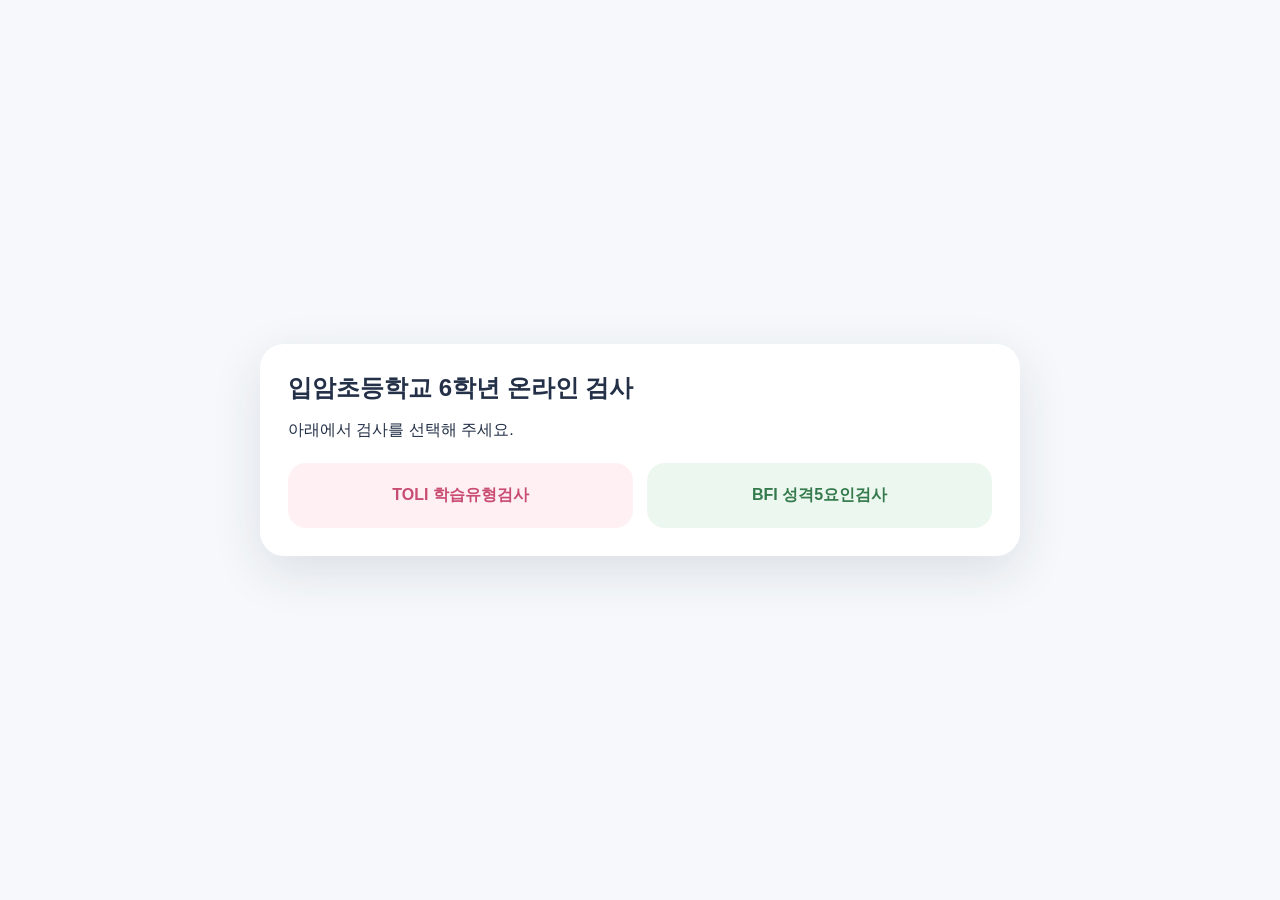
<file: index.html>
<!doctype html><html lang="ko"><head><meta charset="utf-8"><meta name="viewport" content="width=device-width,initial-scale=1"><title>입암초등학교 6학년 온라인 검사</title><link rel="stylesheet" href="./styles.css"></head><body><main class="home"><section class="home-card"><h1>입암초등학교 6학년 온라인 검사</h1><p>아래에서 검사를 선택해 주세요.</p><div class="home-links"><a class="toli-link" href="./toli/">TOLI 학습유형검사</a><a class="bfi-link" href="./bfi/">BFI 성격5요인검사</a></div></section></main></body></html>
</file>
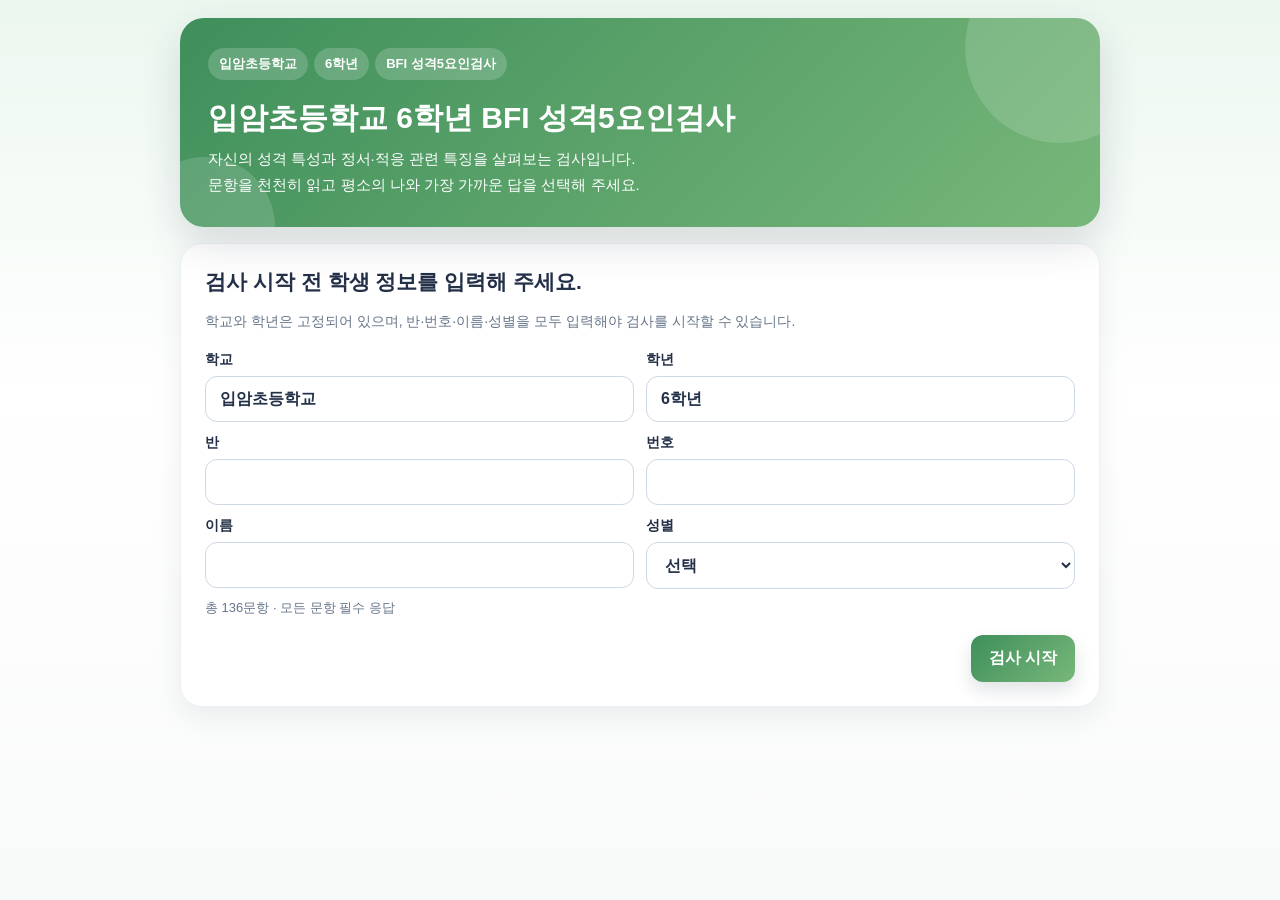
<file: bfi/index.html>
<!doctype html><html lang="ko"><head><meta charset="utf-8"><meta name="viewport" content="width=device-width,initial-scale=1"><meta name="theme-color" content="#3F8F5B"><title>입암초등학교 6학년 BFI 성격5요인검사</title><link rel="stylesheet" href="../styles.css"></head><body data-test="BFI"><main id="app"></main><script src="../assessment.js"></script></body></html>
</file>
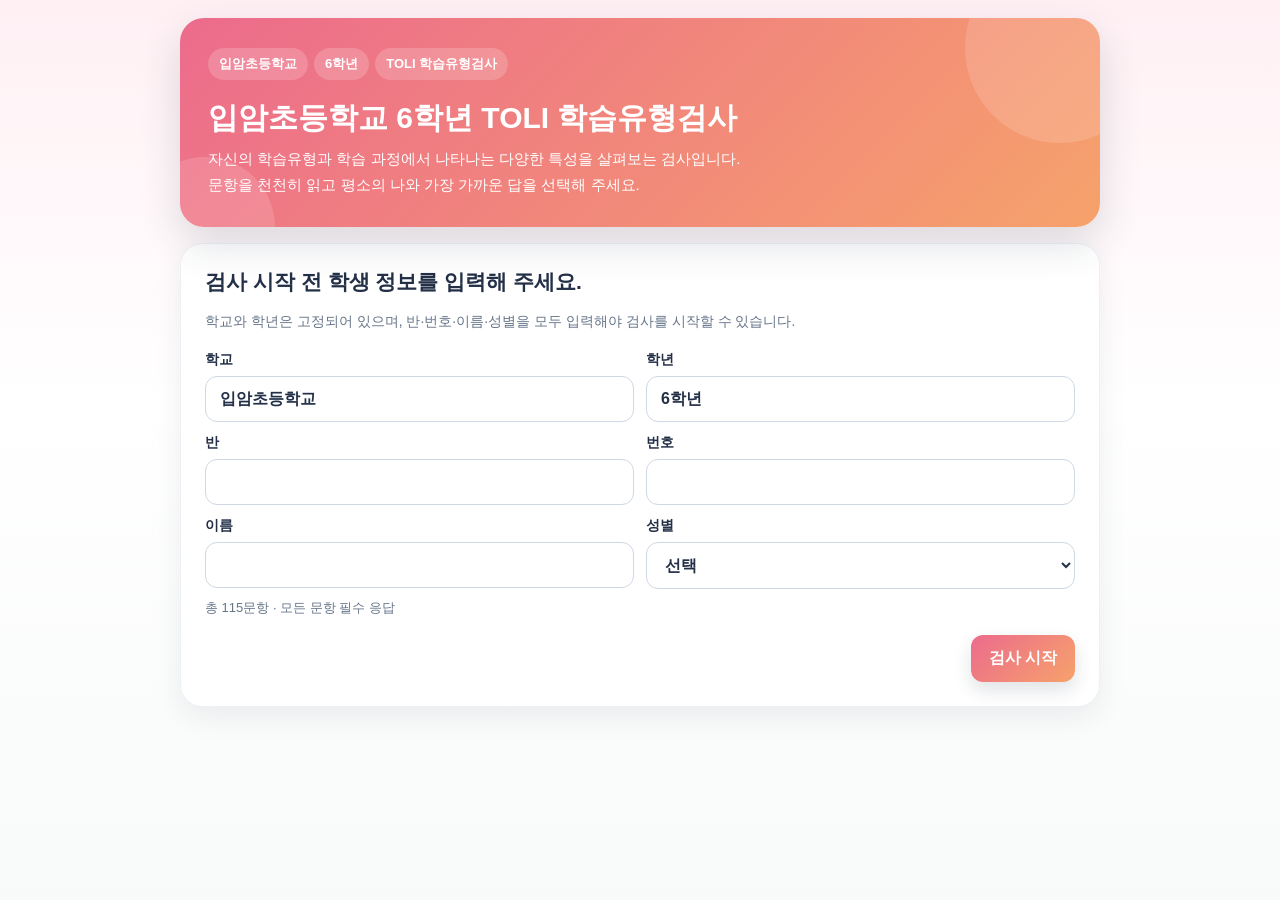
<file: toli/index.html>
<!doctype html><html lang="ko"><head><meta charset="utf-8"><meta name="viewport" content="width=device-width,initial-scale=1"><meta name="theme-color" content="#EC6B8C"><title>입암초등학교 6학년 TOLI 학습유형검사</title><link rel="stylesheet" href="../styles.css"></head><body data-test="TOLI"><main id="app"></main><script src="../assessment.js"></script></body></html>
</file>
<file: styles.css>
*{box-sizing:border-box}html{scroll-behavior:smooth}body{margin:0;font-family:"Malgun Gothic","Apple SD Gothic Neo",Arial,sans-serif;color:#233047;background:#f7f9fb}button,input,select{font:inherit}.assessment{--primary:#3F8F5B;--primary2:#78B77A;--soft:#ECF7EF;min-height:100vh;padding:18px;background:linear-gradient(180deg,var(--soft) 0%,#fff 44%,#f8faf9 100%)}.assessment>.hero,.assessment>.card{max-width:920px;margin-left:auto;margin-right:auto}.hero{position:relative;overflow:hidden;padding:30px 28px;border-radius:24px;color:#fff;background:linear-gradient(135deg,var(--primary),var(--primary2));box-shadow:0 16px 40px rgba(35,48,71,.16)}.hero:before,.hero:after{content:"";position:absolute;border-radius:50%;background:rgba(255,255,255,.14)}.hero:before{width:190px;height:190px;right:-55px;top:-65px}.hero:after{width:140px;height:140px;left:-45px;bottom:-70px}.badges{position:relative;z-index:1;margin-bottom:12px}.badges span{display:inline-block;margin:0 6px 6px 0;padding:7px 11px;border-radius:999px;background:rgba(255,255,255,.18);font-size:13px;font-weight:700}.hero h1{position:relative;z-index:1;margin:0 0 9px;font-size:30px;line-height:1.3}.hero p{position:relative;z-index:1;margin:0;line-height:1.7;font-size:15px}.card{margin-top:16px;padding:24px;background:#fff;border:1px solid #edf1f6;border-radius:22px;box-shadow:0 10px 28px rgba(35,48,71,.08)}.card h2{font-size:21px;font-weight:900;margin:0 0 8px}.muted{font-size:14px;color:#66758a;line-height:1.65}.meta{display:grid;grid-template-columns:repeat(2,1fr);gap:12px;margin-top:18px}.meta label{font-size:14px;font-weight:800}.meta input,.meta select{width:100%;margin-top:7px;padding:13px 14px;border:1px solid #cfd8e5;border-radius:12px;background:#fff;font-size:16px;color:#233047;outline:none}.meta input:focus,.meta select:focus{border-color:var(--primary);box-shadow:0 0 0 3px rgba(63,143,91,.14)}button{border:0;border-radius:12px;padding:13px 18px;font-size:16px;font-weight:800;cursor:pointer}button:disabled{opacity:.55;cursor:not-allowed}.primary{color:#fff;background:linear-gradient(135deg,var(--primary),var(--primary2));box-shadow:0 8px 18px rgba(35,48,71,.14)}.secondary{background:#edf2f7;color:#35445a}.right{margin-top:18px;display:flex;justify-content:flex-end}.sticky{position:sticky;top:0;z-index:5;background:rgba(255,255,255,.96);backdrop-filter:blur(8px);margin:-24px -24px 12px;padding:18px 24px 12px;border-radius:22px 22px 0 0;border-bottom:1px solid #edf1f6}.scale{font-size:13px;color:#66758a;line-height:1.6}.progress{height:10px;background:#eaf0f5;border-radius:999px;overflow:hidden;margin-top:12px}.progress>div{height:100%;background:linear-gradient(90deg,var(--primary),var(--primary2))}.count{margin-top:10px;font-size:13px;color:#66758a}.q{padding:18px 0;border-bottom:1px solid #edf1f6}.q:last-child{border-bottom:0}.qtext{font-size:17px;line-height:1.65;margin-bottom:11px}.qnum{display:inline-flex;align-items:center;justify-content:center;min-width:31px;height:31px;border-radius:9px;margin-right:7px;background:var(--soft);color:var(--primary);font-weight:900}.opts{display:flex;flex-wrap:wrap;gap:8px}.opt{display:flex;align-items:center;gap:6px;padding:10px 12px;background:#fff;border:1px solid #e1e8ef;border-radius:11px;font-size:14px;cursor:pointer}.opt input{width:auto;margin:0;accent-color:var(--primary)}.nav{display:flex;justify-content:space-between;gap:10px;margin-top:18px}.status{margin-top:12px;font-size:14px;color:#66758a}.error{color:#c0392b;font-weight:700}.done{text-align:center}.doneIcon{width:70px;height:70px;margin:2px auto 16px;border-radius:50%;display:flex;align-items:center;justify-content:center;background:var(--soft);color:var(--primary);font-size:38px;font-weight:900}.home{min-height:100vh;display:grid;place-items:center;padding:24px;background:#f6f8fb}.home-card{max-width:760px;width:100%;background:#fff;border-radius:24px;padding:28px;box-shadow:0 16px 50px rgba(35,48,71,.12)}.home-card h1{margin:0 0 8px}.home-links{display:grid;grid-template-columns:1fr 1fr;gap:14px;margin-top:22px}.home-links a{text-decoration:none;padding:22px;border-radius:18px;font-weight:900;text-align:center}.toli-link{background:#FFF0F4;color:#C94C71}.bfi-link{background:#ECF7EF;color:#347A4C}@media(max-width:640px){.assessment{padding:10px}.hero{padding:24px 20px}.hero h1{font-size:25px}.card{padding:18px}.meta{grid-template-columns:1fr}.sticky{margin:-18px -18px 10px;padding:16px 18px 11px}.opts{display:grid;grid-template-columns:1fr 1fr}.opt{font-size:13px;padding:10px}.home-links{grid-template-columns:1fr}}
</file>
